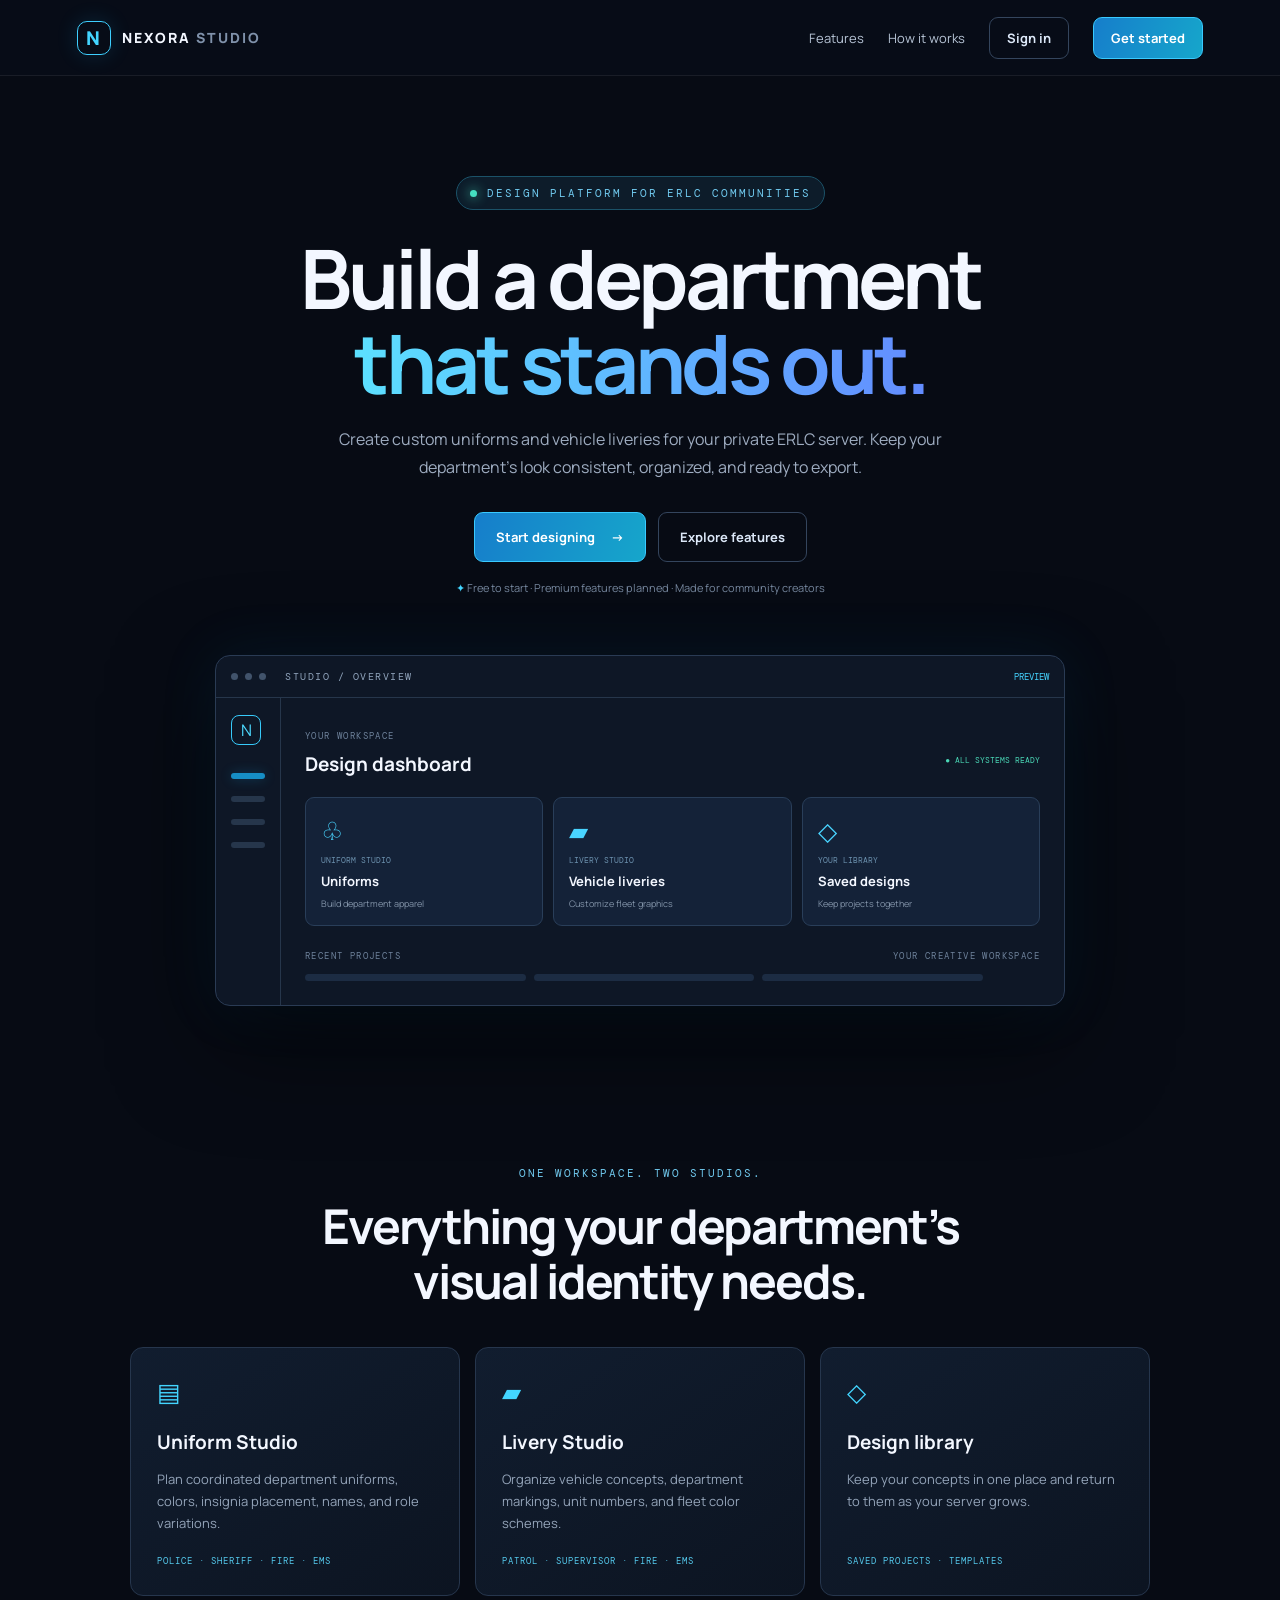
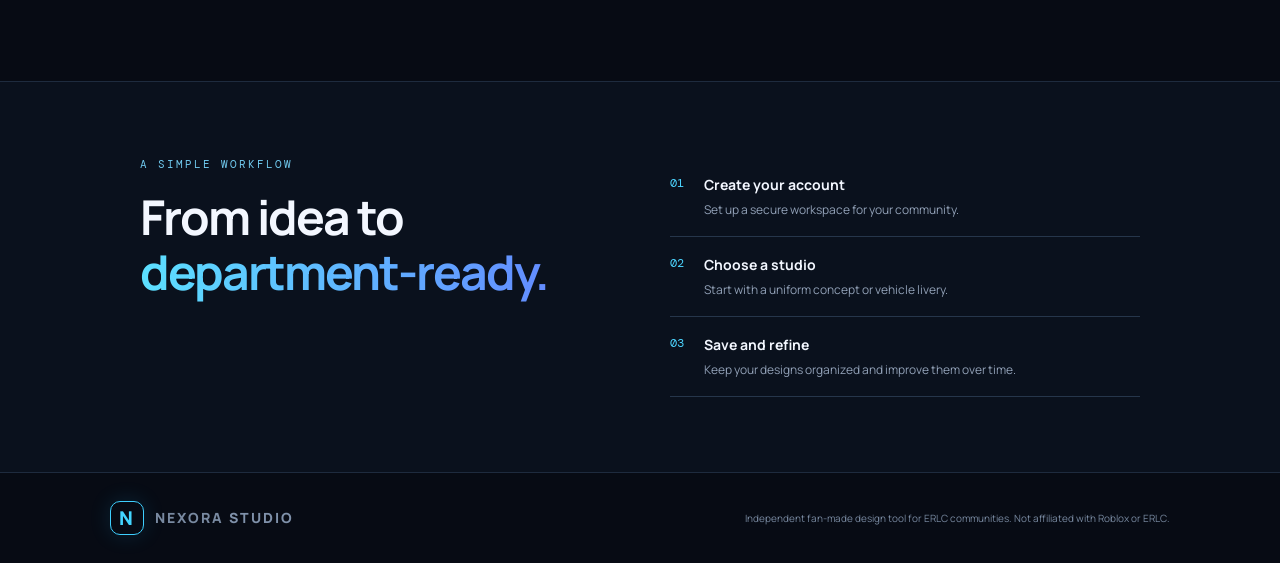
<file: index.html>
<!doctype html>
<html lang="en">
<head>
<meta charset="utf-8"><meta name="viewport" content="width=device-width,initial-scale=1">
<title>NEXORA Studio — ERLC Design Suite</title>
<link rel="stylesheet" href="styles.css">
</head>
<body>
<header class="topbar">
  <a class="brand" href="index.html"><span class="brand-mark">N</span><span>NEXORA<span class="muted"> STUDIO</span></span></a>
  <nav><a href="#features">Features</a><a href="#workflow">How it works</a><a class="button button-ghost" href="login.html">Sign in</a><a class="button" href="login.html#register">Get started</a></nav>
</header>
<main>
<section class="hero">
  <div class="eyebrow"><span class="pulse"></span> DESIGN PLATFORM FOR ERLC COMMUNITIES</div>
  <h1>Build a department<br><span class="gradient">that stands out.</span></h1>
  <p class="hero-copy">Create custom uniforms and vehicle liveries for your private ERLC server. Keep your department’s look consistent, organized, and ready to export.</p>
  <div class="hero-actions"><a class="button button-large" href="login.html#register">Start designing <span>→</span></a><a class="button button-ghost button-large" href="#features">Explore features</a></div>
  <div class="hero-note"><span>✦</span> Free to start · Premium features planned · Made for community creators</div>
  <div class="preview-window">
    <div class="window-bar"><span></span><span></span><span></span><b>STUDIO / OVERVIEW</b><small>PREVIEW</small></div>
    <div class="preview-grid"><div class="preview-side"><div class="mini-logo">N</div><div class="side-line active"></div><div class="side-line"></div><div class="side-line"></div><div class="side-line"></div></div>
    <div class="preview-main"><div class="preview-heading"><div><small>YOUR WORKSPACE</small><h3>Design dashboard</h3></div><span class="status">● ALL SYSTEMS READY</span></div>
      <div class="preview-cards"><div class="mock-card"><div class="mock-icon">♧</div><small>UNIFORM STUDIO</small><strong>Uniforms</strong><span>Build department apparel</span></div><div class="mock-card"><div class="mock-icon">▰</div><small>LIVERY STUDIO</small><strong>Vehicle liveries</strong><span>Customize fleet graphics</span></div><div class="mock-card"><div class="mock-icon">◇</div><small>YOUR LIBRARY</small><strong>Saved designs</strong><span>Keep projects together</span></div></div>
      <div class="preview-footer"><span>RECENT PROJECTS</span><span>YOUR CREATIVE WORKSPACE</span></div><div class="skeleton-row"><i></i><i></i><i></i></div>
    </div></div>
  </div>
</section>
<section class="section" id="features"><div class="section-kicker">ONE WORKSPACE. TWO STUDIOS.</div><h2>Everything your department’s<br>visual identity needs.</h2>
<div class="feature-grid"><article class="feature-card"><div class="feature-symbol">▤</div><h3>Uniform Studio</h3><p>Plan coordinated department uniforms, colors, insignia placement, names, and role variations.</p><span>POLICE · SHERIFF · FIRE · EMS</span></article><article class="feature-card"><div class="feature-symbol">▰</div><h3>Livery Studio</h3><p>Organize vehicle concepts, department markings, unit numbers, and fleet color schemes.</p><span>PATROL · SUPERVISOR · FIRE · EMS</span></article><article class="feature-card"><div class="feature-symbol">◇</div><h3>Design library</h3><p>Keep your concepts in one place and return to them as your server grows.</p><span>SAVED PROJECTS · TEMPLATES</span></article></div>
</section>
<section class="workflow" id="workflow"><div><div class="section-kicker">A SIMPLE WORKFLOW</div><h2>From idea to<br><span class="gradient">department-ready.</span></h2></div><div class="steps"><div><b>01</b><span><strong>Create your account</strong><small>Set up a secure workspace for your community.</small></span></div><div><b>02</b><span><strong>Choose a studio</strong><small>Start with a uniform concept or vehicle livery.</small></span></div><div><b>03</b><span><strong>Save and refine</strong><small>Keep your designs organized and improve them over time.</small></span></div></div></section>
</main>
<footer><a class="brand" href="index.html"><span class="brand-mark">N</span><span>NEXORA<span class="muted"> STUDIO</span></span></a><span>Independent fan-made design tool for ERLC communities. Not affiliated with Roblox or ERLC.</span></footer>
</body></html>
</file>
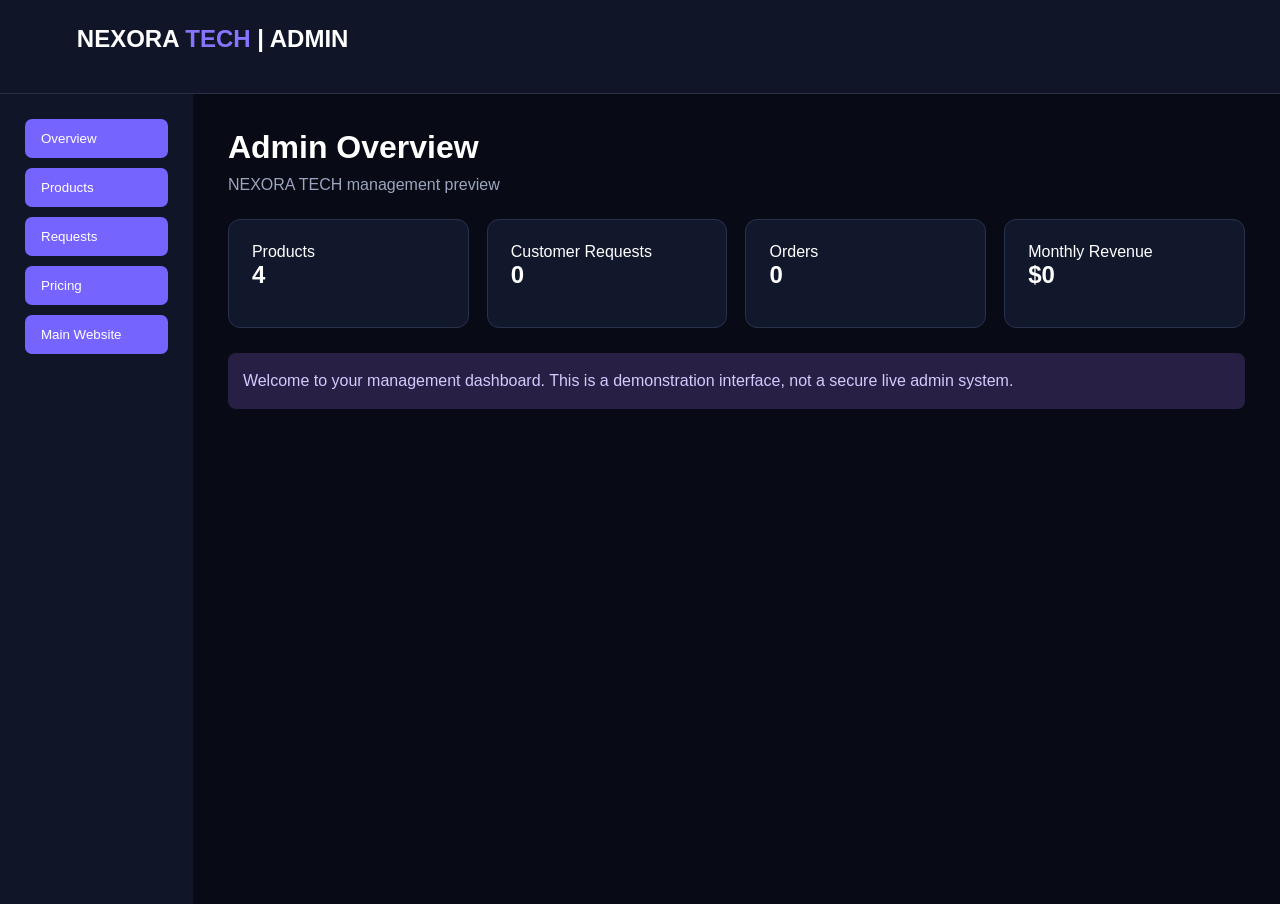
<file: admin.html>
<!DOCTYPE html>
<html lang="en">
<head>
<meta charset="UTF-8">
<meta name="viewport" content="width=device-width,initial-scale=1">
<title>NEXORA TECH | Admin Panel</title>
<style>
*{box-sizing:border-box;margin:0;padding:0}
body{background:#080b16;color:white;font-family:Arial,sans-serif}
header{padding:25px 6%;background:#101528;border-bottom:1px solid #292e49}
header span{color:#8875ff}
.layout{display:flex;min-height:90vh}
aside{width:220px;padding:25px;background:#101528}
aside button{display:block;width:100%;text-align:left;margin-bottom:10px}
main{padding:35px;width:100%}
button{background:#7664ff;color:white;border:0;padding:12px 16px;border-radius:7px;cursor:pointer}
button:hover{background:#9584ff}
.panel{display:none}
.panel.active{display:block}
.stats,.cards{display:grid;grid-template-columns:repeat(auto-fit,minmax(190px,1fr));gap:18px;margin:25px 0}
.card{padding:23px;background:#12182b;border:1px solid #29314d;border-radius:12px}
.card p{color:#a3abc2;margin-top:12px}
h2{margin-bottom:15px}
input,textarea{width:100%;padding:13px;margin:10px 0;background:#0b1020;color:white;border:1px solid #343b58;border-radius:7px}
form{max-width:500px}
.notice{padding:15px;background:#282044;color:#d4caff;border-radius:8px;margin:20px 0;line-height:1.6}
.product{padding:18px;border:1px solid #29314d;border-radius:9px;margin:12px 0}
@media(max-width:650px){.layout{display:block}aside{width:100%}aside button{display:inline-block;width:auto;margin:4px}main{padding:20px}}
</style>
</head>
<body>
<header>
<h2>NEXORA <span>TECH</span> | ADMIN</h2>
</header>
<div class="layout">
<aside>
<button onclick="page('overview')">Overview</button>
<button onclick="page('products')">Products</button>
<button onclick="page('requests')">Requests</button>
<button onclick="page('pricing')">Pricing</button>
<button onclick="location.href='index.html'">Main Website</button>
</aside>
<main>
<div id="overview" class="panel active">
<h1>Admin Overview</h1>
<p style="color:#9ca5bd;margin-top:10px">NEXORA TECH management preview</p>
<div class="stats">
<div class="card">Products<h2 id="count">4</h2></div>
<div class="card">Customer Requests<h2>0</h2></div>
<div class="card">Orders<h2>0</h2></div>
<div class="card">Monthly Revenue<h2>$0</h2></div>
</div>
<div class="notice">Welcome to your management dashboard. This is a demonstration interface, not a secure live admin system.</div>
</div>

<div id="products" class="panel">
<h1>Product Management</h1>
<p style="color:#9ca5bd;margin:10px 0">Add products to this local demonstration.</p>
<form id="productForm">
<input id="productName" placeholder="Product name" required>
<input id="productPrice" type="number" min="0" placeholder="Price in USD" required>
<textarea id="productDescription" placeholder="Product description" required></textarea>
<button type="submit">Add Product</button>
</form>
<div id="productList"></div>
</div>

<div id="requests" class="panel">
<h1>Customer Requests</h1>
<div class="notice">No live customer requests are connected yet. A backend will be needed to receive and manage real submissions.</div>
</div>

<div id="pricing" class="panel">
<h1>Service Pricing</h1>
<div class="cards">
<div class="card"><h2>Starter</h2><h2>$15/mo</h2><p>Basic maintenance and support.</p></div>
<div class="card"><h2>Professional</h2><h2>$29/mo</h2><p>Enhanced support and updates.</p></div>
<div class="card"><h2>Enterprise</h2><h2>$49/mo</h2><p>Priority support and advanced services.</p></div>
</div>
</div>
</main>
</div>
<script>
function page(id){
document.querySelectorAll('.panel').forEach(p=>p.classList.remove('active'));
document.getElementById(id).classList.add('active');
}
let products=[
{name:'Custom Discord Bot',price:149},
{name:'Ticket System',price:49},
{name:'ERLC Department System',price:199},
{name:'Security System',price:99}
];
function render(){
document.getElementById('count').textContent=products.length;
document.getElementById('productList').innerHTML=products.map(p=>
'<div class="product"><strong>'+escapeHTML(p.name)+'</strong><p>$'+p.price+'</p></div>'
).join('');
}
function escapeHTML(s){
return String(s).replace(/[&<>"']/g,c=>({'&':'&amp;','<':'&lt;','>':'&gt;','"':'&quot;',"'":'&#39;'}[c]));
}
document.getElementById('productForm').addEventListener('submit',function(e){
e.preventDefault();
products.push({
name:document.getElementById('productName').value,
price:Number(document.getElementById('productPrice').value)
});
render();
this.reset();
});
render();
</script>
</body>
</html>
</file>
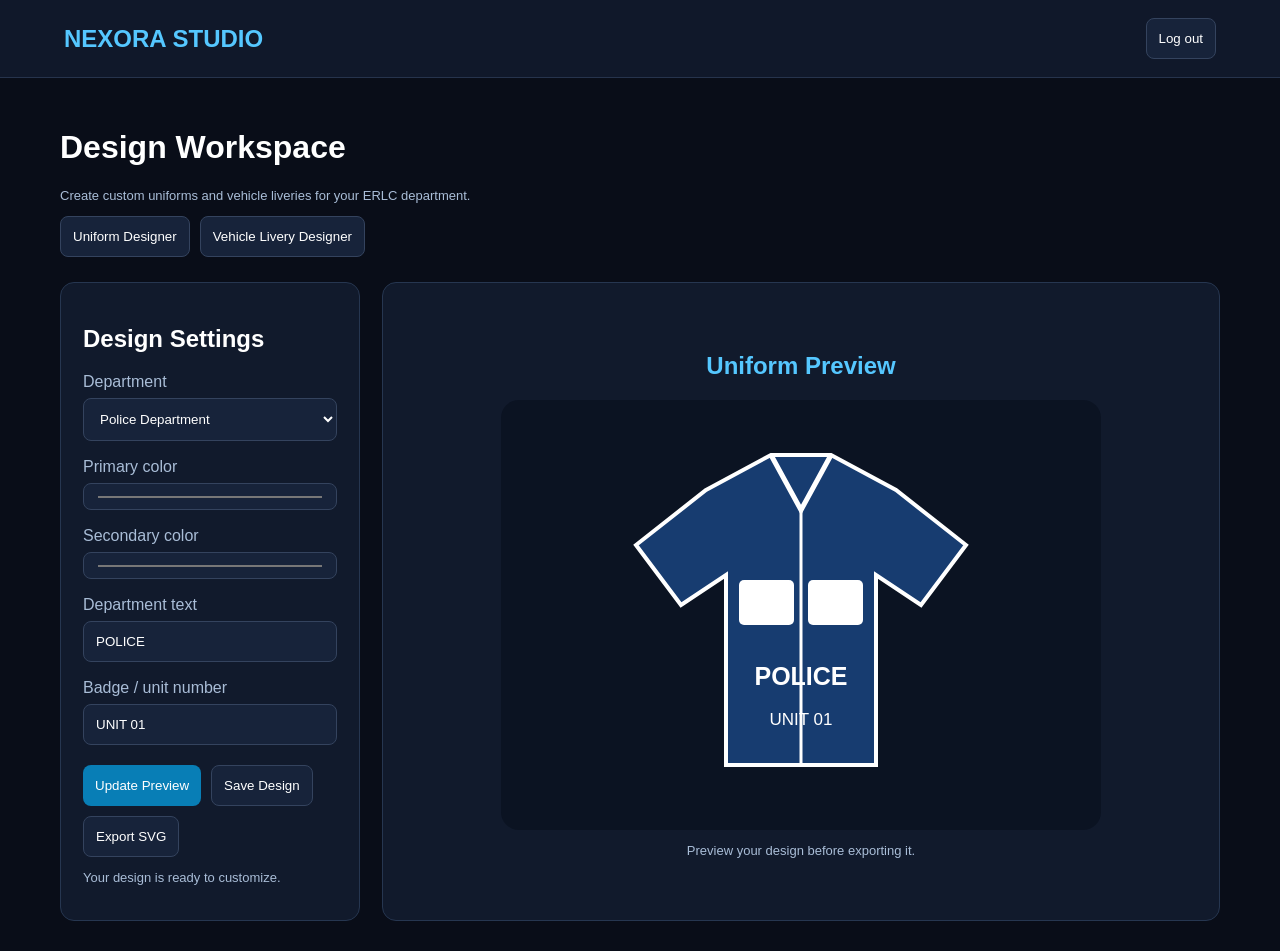
<file: dashboard.html>
<!DOCTYPE html>
<html lang="en">
<head>
  <meta charset="UTF-8">
  <meta name="viewport" content="width=device-width, initial-scale=1.0">
  <title>NEXORA Studio | Design Workspace</title>
  <link rel="stylesheet" href="styles.css">
  <style>
    body { margin:0; background:#090d18; color:#fff; font-family:Arial,sans-serif; }
    header { display:flex; justify-content:space-between; align-items:center; padding:18px 5%; background:#10182a; border-bottom:1px solid #26334c; }
    header h2 { color:#55c7ff; margin:0; }
    button, select, input { padding:12px; border-radius:8px; border:1px solid #34435e; background:#17233a; color:white; }
    button { cursor:pointer; }
    button:hover { background:#17618a; }
    main { max-width:1200px; margin:auto; padding:30px 20px; }
    .tabs { display:flex; gap:10px; flex-wrap:wrap; margin-bottom:25px; }
    .workspace { display:grid; grid-template-columns:300px 1fr; gap:22px; }
    .panel,.preview { background:#111a2c; border:1px solid #263650; border-radius:14px; padding:22px; }
    .panel label { display:block; margin:17px 0 7px; color:#a9bdd7; }
    .panel input,.panel select { width:100%; box-sizing:border-box; }
    .preview { min-height:470px; display:flex; flex-direction:column; align-items:center; justify-content:center; }
    .preview h2 { color:#55c7ff; }
    #designPreview { width:min(100%,600px); }
    .actions { display:flex; gap:10px; flex-wrap:wrap; margin-top:20px; }
    .primary { background:#087eb6; border:0; }
    .muted { color:#a9bdd7; font-size:13px; }
    @media(max-width:750px) { .workspace { grid-template-columns:1fr; } }
  </style>
</head>
<body>
<header>
  <h2>NEXORA STUDIO</h2>
  <div>
    <span id="userEmail" class="muted"></span>
    <button id="logoutBtn">Log out</button>
  </div>
</header>

<main>
  <h1>Design Workspace</h1>
  <p class="muted">Create custom uniforms and vehicle liveries for your ERLC department.</p>

  <div class="tabs">
    <button onclick="setMode('uniform')">Uniform Designer</button>
    <button onclick="setMode('vehicle')">Vehicle Livery Designer</button>
  </div>

  <div class="workspace">
    <section class="panel">
      <h2>Design Settings</h2>

      <label>Department</label>
      <select id="department">
        <option>Police Department</option>
        <option>Sheriff's Office</option>
        <option>Fire Department</option>
        <option>EMS</option>
        <option>State Patrol</option>
      </select>

      <label>Primary color</label>
      <input type="color" id="primaryColor" value="#173c70">

      <label>Secondary color</label>
      <input type="color" id="secondaryColor" value="#ffffff">

      <label>Department text</label>
      <input id="customText" maxlength="28" value="POLICE">

      <label>Badge / unit number</label>
      <input id="unitNumber" maxlength="12" value="UNIT 01">

      <div class="actions">
        <button class="primary" onclick="updatePreview()">Update Preview</button>
        <button onclick="saveDesign()">Save Design</button>
        <button onclick="exportDesign()">Export SVG</button>
      </div>
      <p class="muted" id="status">Your design is ready to customize.</p>
    </section>

    <section class="preview">
      <h2 id="previewTitle">Uniform Preview</h2>
      <svg id="designPreview" viewBox="0 0 600 430" xmlns="http://www.w3.org/2000/svg">
        <rect width="600" height="430" rx="18" fill="#0b1322"/>
        <path id="shirt" d="M205 90 L270 55 L330 55 L395 90 L465 145 L420 205 L375 175 L375 365 L225 365 L225 175 L180 205 L135 145 Z" fill="#173c70" stroke="#ffffff" stroke-width="4"/>
        <path d="M270 55 L300 110 L330 55" fill="none" stroke="#ffffff" stroke-width="5"/>
        <path d="M300 110 L300 365" stroke="#ffffff" stroke-width="3"/>
        <rect x="238" y="180" width="55" height="45" rx="5" fill="#ffffff"/>
        <rect x="307" y="180" width="55" height="45" rx="5" fill="#ffffff"/>
        <text id="previewDepartment" x="300" y="285" text-anchor="middle" fill="#ffffff" font-size="25" font-weight="bold">POLICE</text>
        <text id="previewUnit" x="300" y="325" text-anchor="middle" fill="#ffffff" font-size="17">UNIT 01</text>
      </svg>
      <p class="muted">Preview your design before exporting it.</p>
    </section>
  </div>
</main>

<script>
let currentMode = "uniform";

function setMode(mode) {
  currentMode = mode;
  document.getElementById("previewTitle").textContent =
    mode === "uniform" ? "Uniform Preview" : "Vehicle Livery Preview";
  updatePreview();
}

function updatePreview() {
  const primary = document.getElementById("primaryColor").value;
  const secondary = document.getElementById("secondaryColor").value;
  const department = document.getElementById("department").value;
  const customText = document.getElementById("customText").value || department;
  const unit = document.getElementById("unitNumber").value;

  const svg = document.getElementById("designPreview");

  if (currentMode === "uniform") {
    svg.innerHTML = `
      <rect width="600" height="430" rx="18" fill="#0b1322"/>
      <path d="M205 90 L270 55 L330 55 L395 90 L465 145 L420 205 L375 175 L375 365 L225 365 L225 175 L180 205 L135 145 Z"
      fill="${primary}" stroke="${secondary}" stroke-width="4"/>
      <path d="M270 55 L300 110 L330 55" fill="none" stroke="${secondary}" stroke-width="5"/>
      <path d="M300 110 L300 365" stroke="${secondary}" stroke-width="3"/>
      <rect x="238" y="180" width="55" height="45" rx="5" fill="${secondary}"/>
      <rect x="307" y="180" width="55" height="45" rx="5" fill="${secondary}"/>
      <text x="300" y="285" text-anchor="middle" fill="${secondary}" font-size="25" font-weight="bold">${escapeText(customText)}</text>
      <text x="300" y="325" text-anchor="middle" fill="${secondary}" font-size="17">${escapeText(unit)}</text>`;
  } else {
    svg.innerHTML = `
      <rect width="600" height="430" rx="18" fill="#0b1322"/>
      <path d="M95 270 L130 205 L205 185 L260 120 L420 120 L470 195 L515 225 L530 290 L490 320 L110 320 Z"
      fill="${primary}" stroke="${secondary}" stroke-width="5"/>
      <path d="M225 185 L275 135 L400 135 L440 190 Z" fill="${secondary}"/>
      <path d="M95 270 L530 270" stroke="${secondary}" stroke-width="8"/>
      <circle cx="190" cy="315" r="35" fill="#111" stroke="${secondary}" stroke-width="7"/>
      <circle cx="440" cy="315" r="35" fill="#111" stroke="${secondary}" stroke-width="7"/>
      <text x="315" y="250" text-anchor="middle" fill="${secondary}" font-size="23" font-weight="bold">${escapeText(customText)}</text>
      <text x="315" y="292" text-anchor="middle" fill="${secondary}" font-size="17">${escapeText(unit)}</text>`;
  }

  document.getElementById("status").textContent = "Preview updated!";
}

function escapeText(value) {
  return String(value).replace(/[&<>"']/g, c => ({
    "&":"&amp;", "<":"&lt;", ">":"&gt;", '"':"&quot;", "'":"&apos;"
  })[c]);
}

function saveDesign() {
  const data = {
    mode: currentMode,
    department: document.getElementById("department").value,
    primary: document.getElementById("primaryColor").value,
    secondary: document.getElementById("secondaryColor").value,
    text: document.getElementById("customText").value,
    unit: document.getElementById("unitNumber").value,
    svg: document.getElementById("designPreview").innerHTML
  };
  const saved = JSON.parse(localStorage.getItem("nexoraDesigns") || "[]");
  saved.push(data);
  localStorage.setItem("nexoraDesigns", JSON.stringify(saved));
  document.getElementById("status").textContent = "Design saved in this browser!";
}

function exportDesign() {
  const svg = document.getElementById("designPreview").outerHTML;
  const blob = new Blob([svg], {type:"image/svg+xml"});
  const url = URL.createObjectURL(blob);
  const link = document.createElement("a");
  link.href = url;
  link.download = "nexora-design.svg";
  link.click();
  URL.revokeObjectURL(url);
}
updatePreview();

  <script src="https://cdn.jsdelivr.net/npm/@supabase/supabase-js@2"></script>
<script src="config.js"></script>
<script src="dashboard.js"></script>
</script>

<script type="module" src="dashboard.js"></script>
</body>
</html>
</file>
<file: styles.css>
@import url('https://fonts.googleapis.com/css2?family=DM+Mono:wght@400;500&family=Manrope:wght@400;500;600;700;800&display=swap');
:root{--bg:#070b14;--panel:#101827;--panel2:#121f32;--line:#26364d;--text:#f3f7ff;--muted:#91a0b6;--cyan:#43d5ff;--blue:#278dff}
*{box-sizing:border-box}html{scroll-behavior:smooth}body{margin:0;background:var(--bg);color:var(--text);font-family:Manrope,Arial,sans-serif}a{color:inherit;text-decoration:none}.muted{color:#7f91aa}.topbar{height:76px;padding:0 clamp(20px,6vw,90px);display:flex;align-items:center;justify-content:space-between;border-bottom:1px solid #ffffff12;background:#080d18eF;position:sticky;top:0;z-index:5;backdrop-filter:blur(14px)}.brand{display:flex;align-items:center;gap:11px;font-size:14px;font-weight:800;letter-spacing:2px}.brand-mark{width:34px;height:34px;border:1px solid #3ecfff;border-radius:10px;display:grid;place-items:center;color:var(--cyan);font-size:19px;box-shadow:0 0 22px #22bfff24}.topbar nav,.user-actions{display:flex;align-items:center;gap:24px;font-size:13px;color:#b7c4d6}.topbar nav>a:not(.button):hover{color:var(--cyan)}.button{border:1px solid #39caff;background:linear-gradient(110deg,#167ecb,#16a6cb);color:white;border-radius:9px;padding:11px 17px;font:700 13px Manrope;display:inline-flex;align-items:center;justify-content:center;gap:16px;cursor:pointer;transition:.2s}.button:hover{filter:brightness(1.13);transform:translateY(-1px)}.button-ghost{background:transparent;border-color:#34455d;color:#dce8f8}.button-large{padding:15px 21px}.hero{padding:100px 20px 75px;text-align:center;max-width:1120px;margin:auto}.eyebrow,.section-kicker{font:11px 'DM Mono',monospace;letter-spacing:2px;color:#70c9ee}.eyebrow{display:inline-flex;align-items:center;gap:10px;padding:9px 13px;border:1px solid #1b5268;border-radius:30px;background:#0d1c2a}.pulse{width:7px;height:7px;border-radius:50%;background:#45e0c1;box-shadow:0 0 12px #45e0c1}.hero h1{font-size:clamp(48px,7vw,82px);line-height:1.04;letter-spacing:-4px;margin:26px 0 18px}.gradient{background:linear-gradient(90deg,#5ce0ff,#638cff);-webkit-background-clip:text;background-clip:text;color:transparent}.hero-copy{max-width:650px;margin:0 auto;color:#9eacc0;line-height:1.8;font-size:16px}.hero-actions{display:flex;justify-content:center;gap:12px;margin:30px 0 18px}.hero-note{color:#75869d;font-size:11px}.hero-note span{color:var(--cyan)}.preview-window{margin:60px auto 0;max-width:850px;text-align:left;border:1px solid #2a3b54;border-radius:15px;background:#0e1726;overflow:hidden;box-shadow:0 35px 100px #0008,0 0 60px #168bd51c}.window-bar{height:42px;border-bottom:1px solid #26364b;display:flex;align-items:center;gap:7px;padding:0 15px}.window-bar>span{width:7px;height:7px;border-radius:50%;background:#41536b}.window-bar b{font:10px 'DM Mono';letter-spacing:1.5px;color:#90a4bc;margin-left:12px}.window-bar small{margin-left:auto;font:9px 'DM Mono';color:#45d4ff}.preview-grid{display:grid;grid-template-columns:65px 1fr;min-height:255px}.preview-side{border-right:1px solid #26364b;padding:17px 15px}.mini-logo{width:30px;height:30px;border:1px solid #37cafa;color:#4ddaff;border-radius:8px;display:grid;place-items:center;margin-bottom:28px}.side-line{height:6px;background:#26364b;border-radius:8px;margin:17px 0}.side-line.active{background:#168ec5;box-shadow:0 0 12px #168ec555}.preview-main{padding:24px}.preview-heading{display:flex;justify-content:space-between;align-items:center}.preview-heading small,.preview-footer{font:9px 'DM Mono';letter-spacing:1.4px;color:#6e829b}.preview-heading h3{margin:7px 0 20px;font-size:19px}.status{font:8px 'DM Mono';color:#4ad7b6}.preview-cards{display:grid;grid-template-columns:repeat(3,1fr);gap:10px}.mock-card{padding:15px;background:#142238;border:1px solid #293e59;border-radius:9px;display:flex;flex-direction:column;gap:7px}.mock-icon,.studio-icon{font-size:25px;color:#49d4ff}.mock-card small{font:8px 'DM Mono';color:#6c91ae}.mock-card strong{font-size:13px}.mock-card>span{font-size:9px;color:#8394a9}.preview-footer{display:flex;justify-content:space-between;margin:24px 0 12px}.skeleton-row{display:flex;gap:8px}.skeleton-row i{height:7px;width:30%;background:#1c2c43;border-radius:5px}.section{padding:85px 20px;max-width:1060px;margin:auto;text-align:center}.section h2,.workflow h2{font-size:clamp(32px,4vw,48px);letter-spacing:-2px;line-height:1.15;margin:18px 0 38px}.feature-grid{display:grid;grid-template-columns:repeat(3,1fr);gap:15px;text-align:left}.feature-card,.studio-card{padding:26px;background:linear-gradient(145deg,#111d2f,#0c1421);border:1px solid #26364d;border-radius:13px}.feature-symbol{font-size:25px;color:var(--cyan)}.feature-card h3{font-size:19px;margin:20px 0 9px}.feature-card p,.studio-card p{color:#94a4b9;line-height:1.7;font-size:13px;min-height:66px}.feature-card>span,.coming{font:9px 'DM Mono';letter-spacing:1px;color:#55c9ec}.workflow{border-top:1px solid #1e2b3e;border-bottom:1px solid #1e2b3e;background:#0a111d;padding:75px max(20px,calc((100vw - 1000px)/2));display:grid;grid-template-columns:1fr 1fr;gap:60px}.workflow h2{margin-bottom:0}.steps>div{display:flex;gap:20px;padding:18px 0;border-bottom:1px solid #26364b}.steps b{font:12px 'DM Mono';color:#4cd5ff}.steps span{display:grid;gap:7px}.steps strong{font-size:14px}.steps small{color:#91a0b6;font-size:12px}footer{padding:28px max(20px,calc((100vw - 1060px)/2));display:flex;justify-content:space-between;align-items:center;gap:20px;color:#7889a0;font-size:10px}.auth-body{min-height:100vh;background:radial-gradient(ellipse at 50% 0%,#102944 0%,#080e19 48%);display:grid;place-items:center;padding:35px 18px}.back-home{position:fixed;top:25px;left:30px;color:#9eb0c7;font-size:12px}.auth-shell{width:100%;max-width:440px}.auth-brand{justify-content:center;margin-bottom:25px}.auth-card{padding:35px;background:#101a2a;border:1px solid #2b3d55;border-radius:16px;box-shadow:0 25px 80px #0007}.auth-card h1{font-size:31px;letter-spacing:-1px;margin:13px 0 7px}.muted-text{color:#91a0b6;font-size:13px;line-height:1.7}.auth-card form{margin-top:26px}.auth-card label{display:block;color:#c4d0df;font-size:11px;font-weight:700;margin:17px 0}.auth-card input{display:block;width:100%;margin-top:8px;padding:13px 14px;background:#091321;border:1px solid #2a3d56;border-radius:8px;color:white;font:13px Manrope;outline:none}.auth-card input:focus{border-color:#35c9f7;box-shadow:0 0 0 3px #35c9f71c}.full{width:100%;margin-top:8px;padding:14px}.auth-switch{text-align:center;color:#91a0b6;font-size:12px;margin:22px 0 0}.auth-switch a{color:#4ed5ff}.message{font-size:12px;line-height:1.6;margin-top:17px}.message.error{color:#ff9b9b}.message.success{color:#65e0bd}.fine-print{text-align:center;color:#6f8097;font-size:10px;line-height:1.6;margin:18px 15px}.dash-wrap{max-width:1060px;margin:75px auto;padding:0 20px}.dash-title{font-size:42px;letter-spacing:-2px;margin:14px 0 5px}.studio-grid{display:grid;grid-template-columns:repeat(3,1fr);gap:15px;margin-top:35px}.studio-card{min-height:245px}.studio-card h2{margin:13px 0 5px;font-size:21px}.studio-card p{min-height:74px}.notice{margin-top:25px;padding:17px 20px;border:1px solid #24516a;background:#0c1b2a;border-radius:10px;display:grid;gap:6px;font-size:12px}.notice strong{color:#5bd7fa}.notice span{color:#9aabc0}.user-actions{gap:15px}
@media(max-width:700px){.topbar{padding:0 16px}.topbar nav{gap:10px}.topbar nav>a:not(.button){display:none}.topbar .button{padding:9px 11px;font-size:11px}.hero{padding-top:70px}.hero h1{letter-spacing:-2px}.preview-main{padding:15px}.preview-cards,.feature-grid,.studio-grid{grid-template-columns:1fr}.mock-card{min-height:105px}.preview-grid{grid-template-columns:45px 1fr}.preview-side{padding:12px 8px}.status{display:none}.workflow{grid-template-columns:1fr;gap:20px;padding:55px 22px}.section{padding:60px 20px}footer{align-items:flex-start;flex-direction:column}.back-home{position:static;display:block;margin-bottom:20px}.auth-body{display:block;padding-top:20px}.auth-shell{margin:20px auto}.auth-card{padding:25px}.dash-wrap{margin:50px auto}.dash-title{font-size:33px}}
</file>
